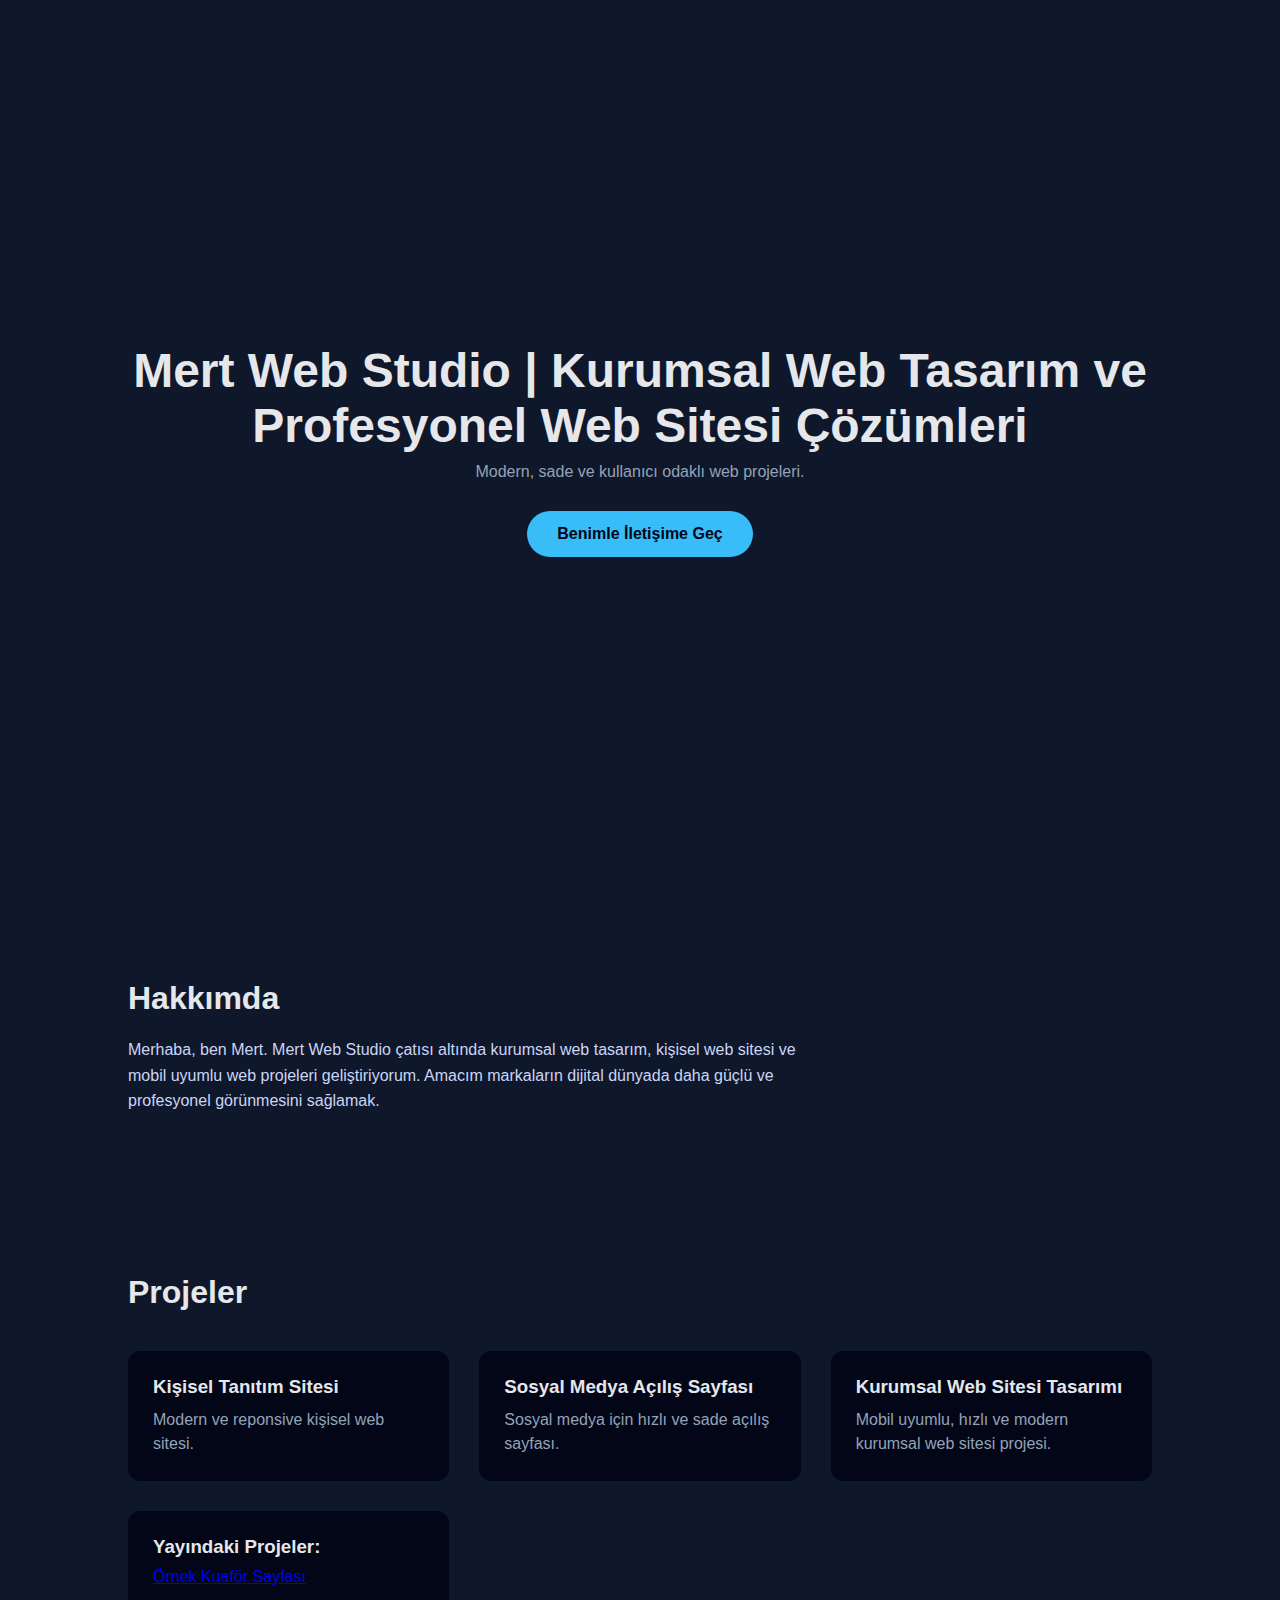
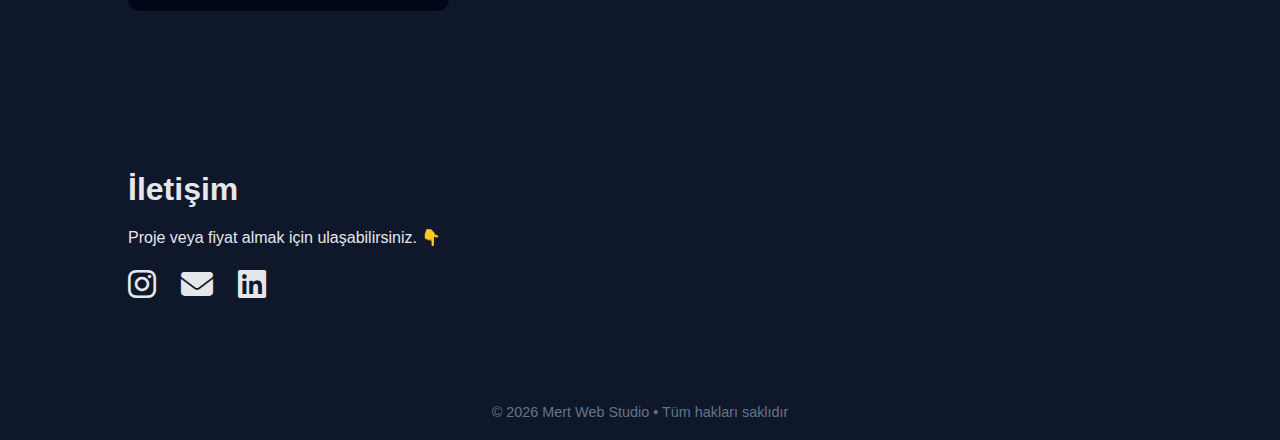
<file: index.html>
<!DOCTYPE html>
<html lang="tr">
<head>
    <meta charset="UTF-8">
    <meta name="viewport" content="width=device-width, initial-scale=1.0">
    <meta name="description" content="Mert Web Studio olarak kurumsal, modern ve mobil uyumlu web siteleri tasarlıyorum. İşletmeler ve kişisel projeler için profesyonel web tasarım çözümleri.">
    <meta name="keywords" content="mert web studio, web tasarım, web developer, responsive web sitesi, işletme web sitesi, modern web tasarım, freelancer web developer">
    <title>Mert Web Studio | Kurumsal Web Tasarım & Web Sitesi Hizmetleri</title>
    <link rel="stylesheet" href="style.css">
    <link rel="stylesheet" href="https://cdnjs.cloudflare.com/ajax/libs/font-awesome/6.5.0/css/all.min.css" />
    <link rel="icon" href="favicon.ico">
    

    
</head>
<body>
   
    <header>
         
    <h1>Mert Web Studio | Kurumsal Web Tasarım ve Profesyonel Web Sitesi Çözümleri</h1>
        <p class="title">Modern, sade ve kullanıcı odaklı web projeleri.</p>
        <a href="mailto:mertdenizkarabulut33@gmail.com" target="_blank" class="btn">Benimle İletişime Geç</a>
    </header>

    <section class="about">
    <h2>Hakkımda</h2>
    <p>Merhaba, ben Mert. Mert Web Studio çatısı altında kurumsal web tasarım, kişisel web sitesi ve mobil uyumlu web projeleri geliştiriyorum. 
    Amacım markaların dijital dünyada daha güçlü ve profesyonel görünmesini sağlamak.</p>

    </section>
    
    <section class="projects">
        <h2>Projeler</h2>
        <div class="project-list">
            <div class="project-card">
                <h3>Kişisel Tanıtım Sitesi</h3>
                <p>Modern ve reponsive kişisel web sitesi.</p>
            </div>
         
        <div class="project-card">
            <h3>Sosyal Medya Açılış Sayfası</h3>
            <p>Sosyal medya için hızlı ve sade açılış sayfası.</p>
        </div>
        <div class="project-card">
        <h3>Kurumsal Web Sitesi Tasarımı</h3>
        <p>Mobil uyumlu, hızlı ve modern kurumsal web sitesi projesi.</p>
        </div>
        <div class="project-card">
        <h3>Yayındaki Projeler:</h3>
        <a href="https://mertdenizkarabulut.github.io/example/" target="_blank">Örnek Kuaför Sayfası</a>
        </div>    
        </div>
    </section>

    <section class="contact" id="contact">
        <h2>İletişim</h2>
        <p>Proje veya fiyat almak için ulaşabilirsiniz. 👇</p>
        <div class="contact-icons">
        <a href="https://www.instagram.com/merrttkarabulut/" target="_blank">
            <i class="fa-brands fa-instagram"></i>
       </a>
       <a href="mailto:mertdenizkarabulut33@gmail.com">
         <i class="fa-solid fa-envelope"></i>
      </a>
      <a href="https://www.linkedin.com/in/mert-deniz-karabulut-24176533a/ " target="_blank">
        <i class="fa-brands fa-linkedin"></i>
      </a>
</div>
    </section>

    <footer>
       © 2026 Mert Web Studio • Tüm hakları saklıdır
    </footer>


</body>
</html>
</file>
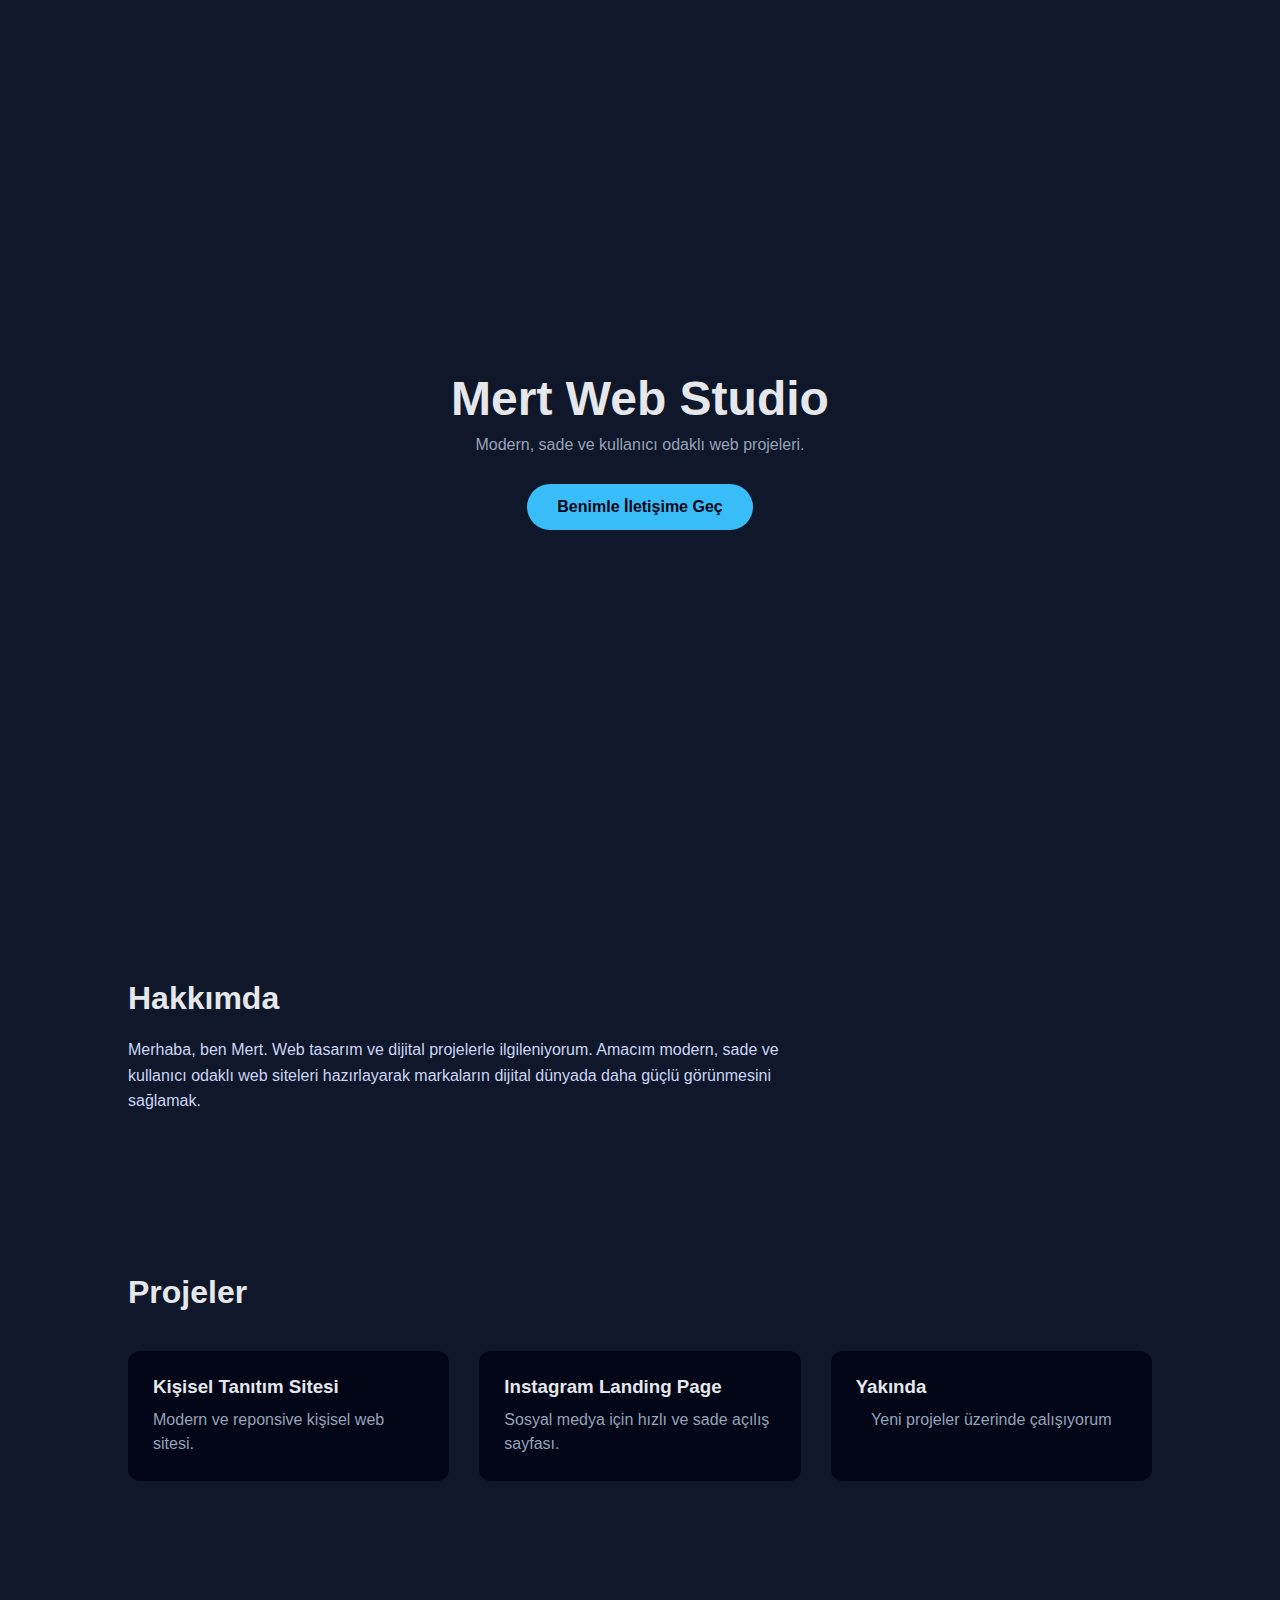
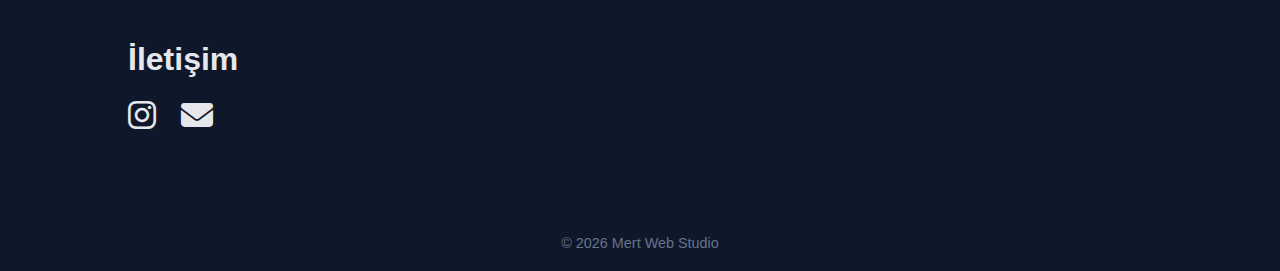
<file: cv.html>
<!DOCTYPE html>
<html lang="en">
<head>
    <meta charset="UTF-8">
    <meta name="viewport" content="width=device-width, initial-scale=1.0">
    <title>Mert Web Studio</title>
    <link rel="stylesheet" href="style.css">
    <link rel="stylesheet" href="https://cdnjs.cloudflare.com/ajax/libs/font-awesome/6.5.0/css/all.min.css" />
    
    
</head>
<body>
   
    <header>
         
        <h1>Mert Web Studio</h1>
        <p class="title">Modern, sade ve kullanıcı odaklı web projeleri.</p>
        <a href="#contact" class="btn">Benimle İletişime Geç</a>
    </header>

    <section class="about">
    <h2>Hakkımda</h2>
    <p>Merhaba, ben Mert. Web tasarım ve dijital projelerle ilgileniyorum.
       Amacım modern, sade ve kullanıcı odaklı web siteleri hazırlayarak
       markaların dijital dünyada daha güçlü görünmesini sağlamak.</p>
    </section>
    
    <section class="projects">
        <h2>Projeler</h2>
        <div class="project-list">
            <div class="project-card">
                <h3>Kişisel Tanıtım Sitesi</h3>
                <p>Modern ve reponsive kişisel web sitesi.</p>
            </div>
         
        <div class="project-card">
            <h3>Instagram Landing Page</h3>
            <p>Sosyal medya için hızlı ve sade açılış sayfası.</p>
        </div>
        <div class="project-card">
        <h3>Yakında</h3>
        <p>Yeni projeler üzerinde çalışıyorum</p>
        </div>
        </div>
    </section>

    <section class="contact" id="contact">
        <h2>İletişim</h2>
        <div class="contact-icons">
        <a href="https://instagram.com/mertwebstudio" target="_blank">
            <i class="fa-brands fa-instagram"></i>
       </a>
       <a href="mailto:mertwebstudio@gmail.com">
         <i class="fa-solid fa-envelope"></i>
      </a>
</div>
    </section>

    <footer>
       © 2026 Mert Web Studio 
    </footer>

</body>
</html>
</file>
<file: style.css>
*{
        margin: 0;
        padding: 0;
        box-sizing: border-box;
        font-family: Arial, Helvetica, sans-serif
    }
    body{
        background: #0f172a;
        color: #e5e7eb;
    }
    header{
        min-height: 100vh;
        display: flex;
        flex-direction: column;
        justify-content: center;
        align-items: center;
        text-align: center;
        animation: fadeIn 1.2s ease;
    }

    @keyframes fadeIn{
        from{
            opacity: 0;
            transform: translateY(20px);
        }
        to{
            opacity: 1;
            transform: translateY(0);
        }
    }
    header h1{
        font-size: 3rem;
        margin-bottom: 10px;
    }
    header p{
        color: #94a3b8;
        max-width: 500px;
    }
    section{
        padding: 80px 10%;
    }
    .about h2,
    .projects h2,
    .contact h2{
        margin-bottom: 20px;
        font-size: 2rem;
    }
    .about p{
        max-width: 700px;
        line-height: 1.6;
        color: #cbd5f5;
    }
    .projects p{
        color: #94a3b8;
        display: flex;
        flex-direction: column;
        align-items: center;
        justify-content: center;
        gap: 20px;
    }
    .contact-icons {
        display: flex;
        gap: 25px;
        margin-top: 20px;
        
    }
    .contact-icons a{
        font-size: 2rem;
        color: #e5e7eb;
        transition: transform 0.3s ease,color 0.3s ease;
    }
    .contact-icons a:hover {
        color: #38bdf8;
        transform: scale(1.2);

        
    }
    footer{
        text-align: center;
        padding: 20px;
        font-size: 0.9rem;
        color: #64748b;
    }
    .project-cards{
        display: flex;
        gap: 30px;
        margin-top: 30px;
        flex-wrap: wrap;
    }
    .card{
        background: #020617;
        padding: 25px;
        border-radius: 12px;
        flex: 1 1 250px;
    }
    .card h3{
        margin-bottom: 10px;
    }
    .card p{
        color: #94a3b8;
    }
    h1,h2{
        transition: color 0.3s ease, transform 0.3s ease;
    }
    h1:hover,
    h2:hover{
        color: #38bdf8;
        transform: translateY(-2px);
    }
    .project-list{
        display: grid;
        grid-template-columns: repeat(auto-fit, minmax(250px, 1fr));
        gap: 30px;
        margin-top: 40px;
    }
    .project-card{
        background: #020617;
        padding: 25px;
        border-radius: 12px;
        transition: transform 0.3s ease, box-shadow 0.3s ease;
    }
    .project-card h3{
        margin-bottom: 10px;
        color: #e5e7eb;
    }
    .project-card p{
        color: #94a3b8;
        line-height: 1.5;
    }
    .project-card:hover{
        transform: translateY(-8px);
        box-shadow: 0 15px 30px rgba(0,0,0,0.5);
        background-color: #111428;
    }
    .btn{
        margin-top: 30px;
        display: inline-block;
        padding: 14px 30px;
        background: #38bdf8;
        color: #020617;
        font-weight: bold;
        border-radius: 30px;
        text-decoration: none;
        transition: 0.3s ease;
    }
    .btn:hover{
        background: #0ea0e9;
        transform: scale(1.05);
        box-shadow: 0 8px 20px rgba(56,189,248,0.5);
    }
</file>
